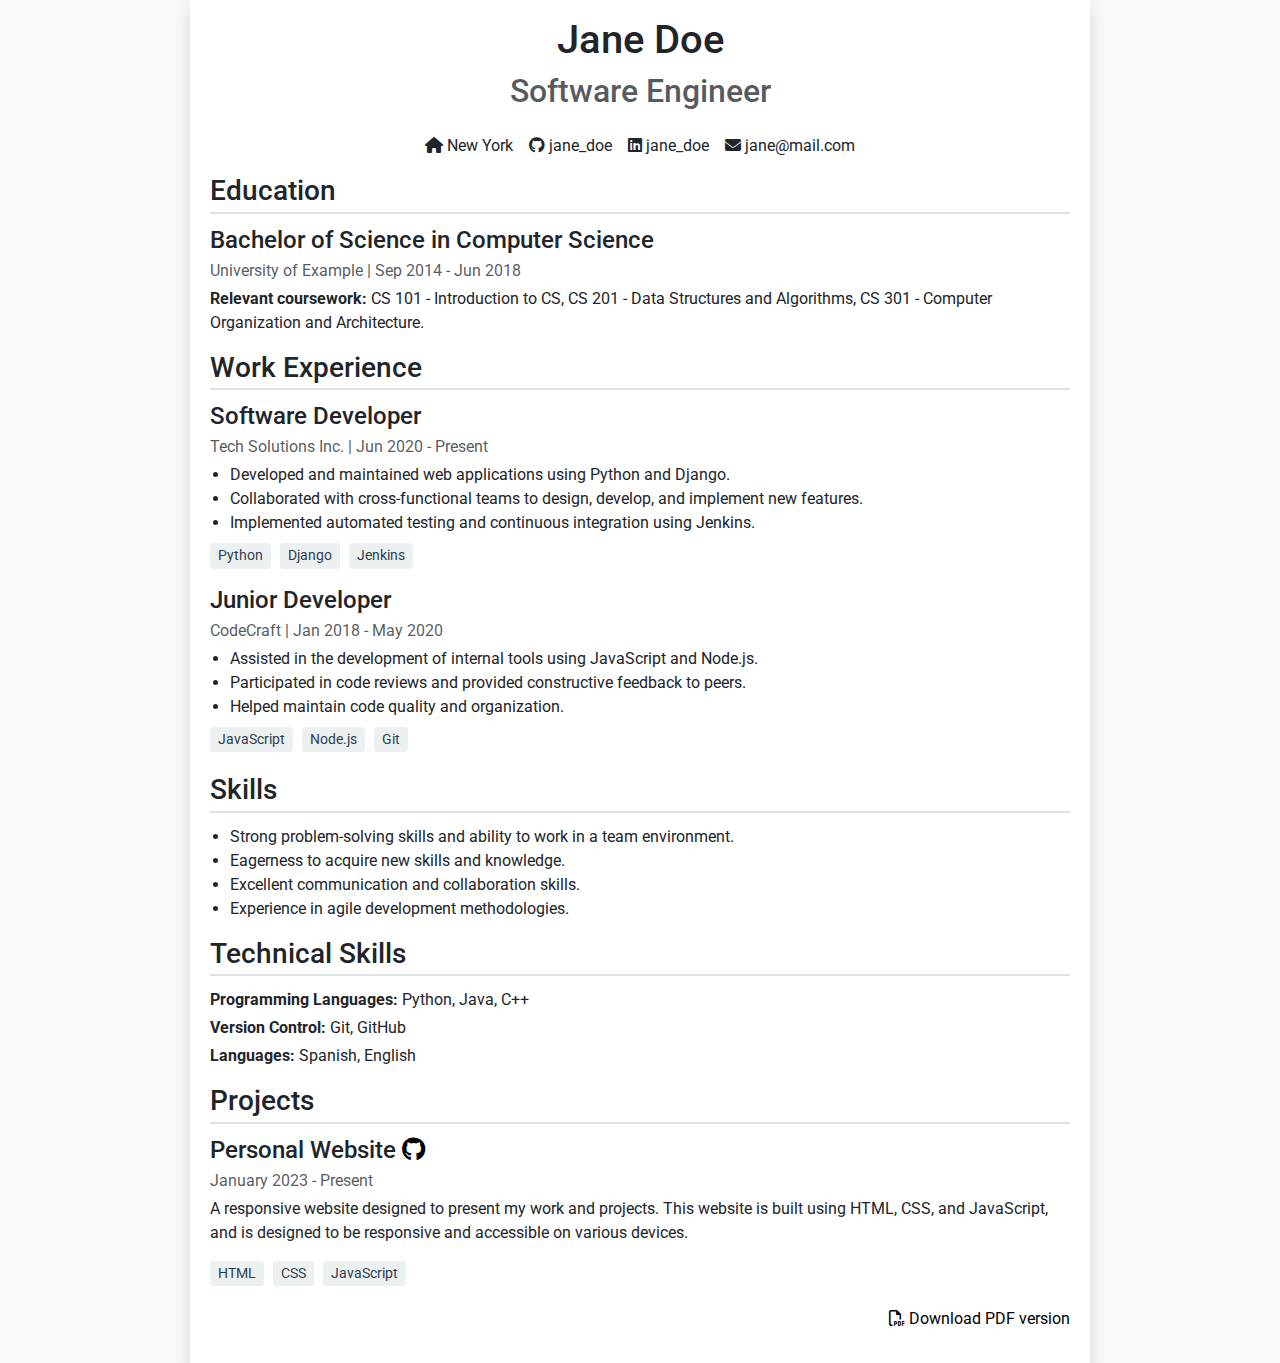
<file: index.html>
<!DOCTYPE html>
<html lang="en">

<head>
    <meta charset="UTF-8">
    <meta name="viewport" content="width=device-width, initial-scale=1.0">
    <title>Jane Doe - Software Engineer</title>
    <link rel="icon" href="favicon.ico" type="image/x-icon" />
    <link href="https://fonts.googleapis.com/css2?family=Roboto:wght@400;700&display=swap" rel="stylesheet">
    <link rel="stylesheet" href="https://cdnjs.cloudflare.com/ajax/libs/font-awesome/6.4.0/css/all.min.css">
    <link href="https://cdn.jsdelivr.net/npm/bootstrap@5.3.0/dist/css/bootstrap.min.css" rel="stylesheet">
    <style>
        body {
            font-family: 'Roboto', Arial, sans-serif;
            background-color: var(--bs-light);
        }

        .container {
            max-width: 900px;
            padding: 0 20px; 
        }

        .tech-tag {
            background-color: #ecf0f1;
            color: #2c3e50;
            padding: 2px 8px;
            border-radius: 3px;
            font-size: 0.9em;
            margin-right: 5px;
            margin-bottom: 5px;
            display: inline-block;
        }
        .section-title {
            border-bottom: 2px solid #dee2e6;
            padding-bottom: 0.25rem;
            margin-bottom: 0.75rem;
        }
        .job, .education-item, .project {
            margin-bottom: 0.75rem;
        }
        .job h4, .education-item h4, .project h4 {
            margin-bottom: 0.25rem;
        }
        ul {
            padding-left: 1.25rem;
            margin-bottom: 0.5rem;
        }
        
        a {
                color: black !important;
        }

        @media screen and (min-width: 768px) {
            .two-column {
                column-count: 1;
                column-gap: 2rem;
            }
        }
        @media print {
            .screen { display: none !important; }
            .print { display: block !important; }
            body { 
                font-size: 10pt; 
                line-height: 1.2; 
                background-color: white;
                color: black;
            }
            .container { 
                max-width: 100% !important;
                width: 100% !important;
                padding: 0 !important;
                margin: 0 !important;
            }
            h1 { font-size: 18pt !important; margin-bottom: 0.5rem !important; }
            h2 { font-size: 14pt !important; margin-bottom: 1rem !important; }
            h3 { font-size: 12pt !important; margin-bottom: 0.5rem !important; }
            h4 { font-size: 11pt !important; margin-bottom: 0.2rem !important; }
            p, li { font-size: 9pt !important; margin-bottom: 0.2rem !important; }
            .tech-tag { 
                border: 1px solid #2c3e50;
                font-size: 7pt !important;
                padding: 1px 4px !important;
            }
            a {
                text-decoration:underline !important;
                color: black !important;
            }

            section {
                page-break-inside: avoid;
                margin-bottom: 0.5rem !important;
            }
            ul { 
                padding-left: 1rem !important;
                margin-bottom: 0.25rem !important;
            }
            .job, .education-item, .project {
                margin-bottom: 0.5rem !important;
            }
            .section-title {
                border-bottom: 1px solid #000 !important;
                padding-bottom: 0.2rem !important;
                margin-bottom: 0.5rem !important;
            }
            .two-column {
                column-count: 1;
                column-gap: 1rem;
            }


            .mb-3 { margin-bottom: 0.8rem !important; }

            .mb-4 { margin-bottom: 0.5rem !important; }
            .my-4 { margin-top: 0.5rem !important; margin-bottom: 0.5rem !important; }
        }
        @media not print {
            .print{
                display: none;
            }

            .container {
                background-color: var(--bs-white);
                box-shadow: var(--bs-box-shadow);
            }
        }
    </style>
</head>

<body>
    <div class="container">
        <header class="text-center py-3">
            <h1>Jane Doe</h1>
            <h2 class="text-muted">Software Engineer</h2>
        </header>

        

        
        <section class="facts d-flex justify-content-center flex-wrap mb-3">
            
            <div class="fact mx-2">
                <a href="https://maps.app.goo.gl/UCupEfpjguBUrz1D9" target="_blank" rel="noopener noreferrer" class="text-decoration-none text-dark">
                    <i class="fa fa-home fact-icon"></i>
                    <span class="fact-text">New York</span>
                </a>
            </div>
            
            <div class="fact mx-2">
                <a href="https://github.com/janedoe" target="_blank" rel="noopener noreferrer" class="text-decoration-none text-dark">
                    <i class="fa-brands fa-github fact-icon"></i>
                    <span class="fact-text">jane_doe</span>
                </a>
            </div>
            
            <div class="fact mx-2">
                <a href="https://www.linkedin.com/in/janedoe/" target="_blank" rel="noopener noreferrer" class="text-decoration-none text-dark">
                    <i class="fa-brands fa-linkedin fact-icon"></i>
                    <span class="fact-text">jane_doe</span>
                </a>
            </div>
            
            <div class="fact mx-2">
                <a href="mailto:janedoe@mail.com" target="_blank" rel="noopener noreferrer" class="text-decoration-none text-dark">
                    <i class="fa fa-envelope fact-icon"></i>
                    <span class="fact-text">jane@mail.com</span>
                </a>
            </div>
            
        </section>
        

        <main>
            <div class="row">
                <div class="col-md-12">
                    
                    <section class="education mb-3">
                        <h3 class="section-title">Education</h3>
                        
                        <div class="education-item">
                            <h4>Bachelor of Science in Computer Science</h4>
                            <p class="text-muted mb-1">University of Example | Sep 2014 - Jun 2018</p>
                            
                            
                            <span>
                                <b>Relevant coursework: </b>
                                CS 101 - Introduction to CS, CS 201 - Data Structures and Algorithms, CS 301 - Computer Organization and Architecture.
                            </span>
                            
                        </div>
                        
                    </section>
                    

                    
                    <section class="experience mb-3">
                        <h3 class="section-title">Work Experience</h3>
                        
                        <div class="job">
                            <h4>Software Developer</h4>
                            <p class="text-muted mb-1">Tech Solutions Inc. | Jun 2020 - Present</p>
                            
                            <ul>
                                
                                <li>Developed and maintained web applications using Python and Django.</li>
                                
                                <li>Collaborated with cross-functional teams to design, develop, and implement new features.</li>
                                
                                <li>Implemented automated testing and continuous integration using Jenkins.</li>
                                
                            </ul>
                            
                            
                            <div class="technologies">
                                
                                <span class="tech-tag">Python</span>
                                
                                <span class="tech-tag">Django</span>
                                
                                <span class="tech-tag">Jenkins</span>
                                
                            </div>
                            
                        </div>
                        
                        <div class="job">
                            <h4>Junior Developer</h4>
                            <p class="text-muted mb-1">CodeCraft | Jan 2018 - May 2020</p>
                            
                            <ul>
                                
                                <li>Assisted in the development of internal tools using JavaScript and Node.js.</li>
                                
                                <li>Participated in code reviews and provided constructive feedback to peers.</li>
                                
                                <li>Helped maintain code quality and organization.</li>
                                
                            </ul>
                            
                            
                            <div class="technologies">
                                
                                <span class="tech-tag">JavaScript</span>
                                
                                <span class="tech-tag">Node.js</span>
                                
                                <span class="tech-tag">Git</span>
                                
                            </div>
                            
                        </div>
                        
                    </section>
                    
                </div>

                <div class="col-md-12">
                    
                    <section class="skills mb-3">
                        <h3 class="section-title">Skills</h3>
                        <ul class="list two-column">
                            
                            <li>Strong problem-solving skills and ability to work in a team environment.</li>
                            
                            <li>Eagerness to acquire new skills and knowledge.</li>
                            
                            <li>Excellent communication and collaboration skills.</li>
                            
                            <li>Experience in agile development methodologies.</li>
                            
                        </ul>
                    </section>
                    

                    
                    <section class="tech-skills mb-3">
                        <h3 class="section-title">Technical Skills</h3>
                        
                        <div class="tech-skill mb-1">
                            <span>
                                <b>Programming Languages:</b>
                                Python, Java, C++
                            </span>
                        </div>
                        
                        <div class="tech-skill mb-1">
                            <span>
                                <b>Version Control:</b>
                                Git, GitHub
                            </span>
                        </div>
                        
                        <div class="tech-skill mb-1">
                            <span>
                                <b>Languages:</b>
                                Spanish, English
                            </span>
                        </div>
                        
                    </section>
                    

                    
                    <section class="projects mb-3">
                        <h3 class="section-title">Projects</h3>
                        
                        <div class="project">
                            <h4>Personal Website <a href="XXXXXXXXXXXXXXXXXXXXXXXXXXXX"><i class="fa-brands fa-github"></i></a></h4>
                            <p class="text-muted mb-1">January 2023 - Present</p>
                            <p>A responsive website designed to present my work and projects. This website is built using HTML, CSS, and JavaScript, and is designed to be responsive and accessible on various devices.</p>
                            
                            <div class="technologies">
                                
                                <span class="tech-tag">HTML</span>
                                
                                <span class="tech-tag">CSS</span>
                                
                                <span class="tech-tag">JavaScript</span>
                                
                            </div>
                            
                        </div>
                        
                    </section>
                    
                </div>
            </div>
        </main>
        
        <section class="info text-end pb-3">
            <p>
                <span class="screen"><a href="jane-doe.pdf" class="text-decoration-none"><i class="far fa-file-pdf"></i> Download PDF version</a></span>
                <span class="print">Up-to-date version of resume is available at <a href="https://disaa0.github.io/web-resume/" class="text-decoration-none">disaa0.github.io/web-resume/</a></span>
            </p>
        </section>
        
    </div>

    <script src="https://cdn.jsdelivr.net/npm/bootstrap@5.3.0/dist/js/bootstrap.bundle.min.js"></script>
</body>

</html>
</file>
